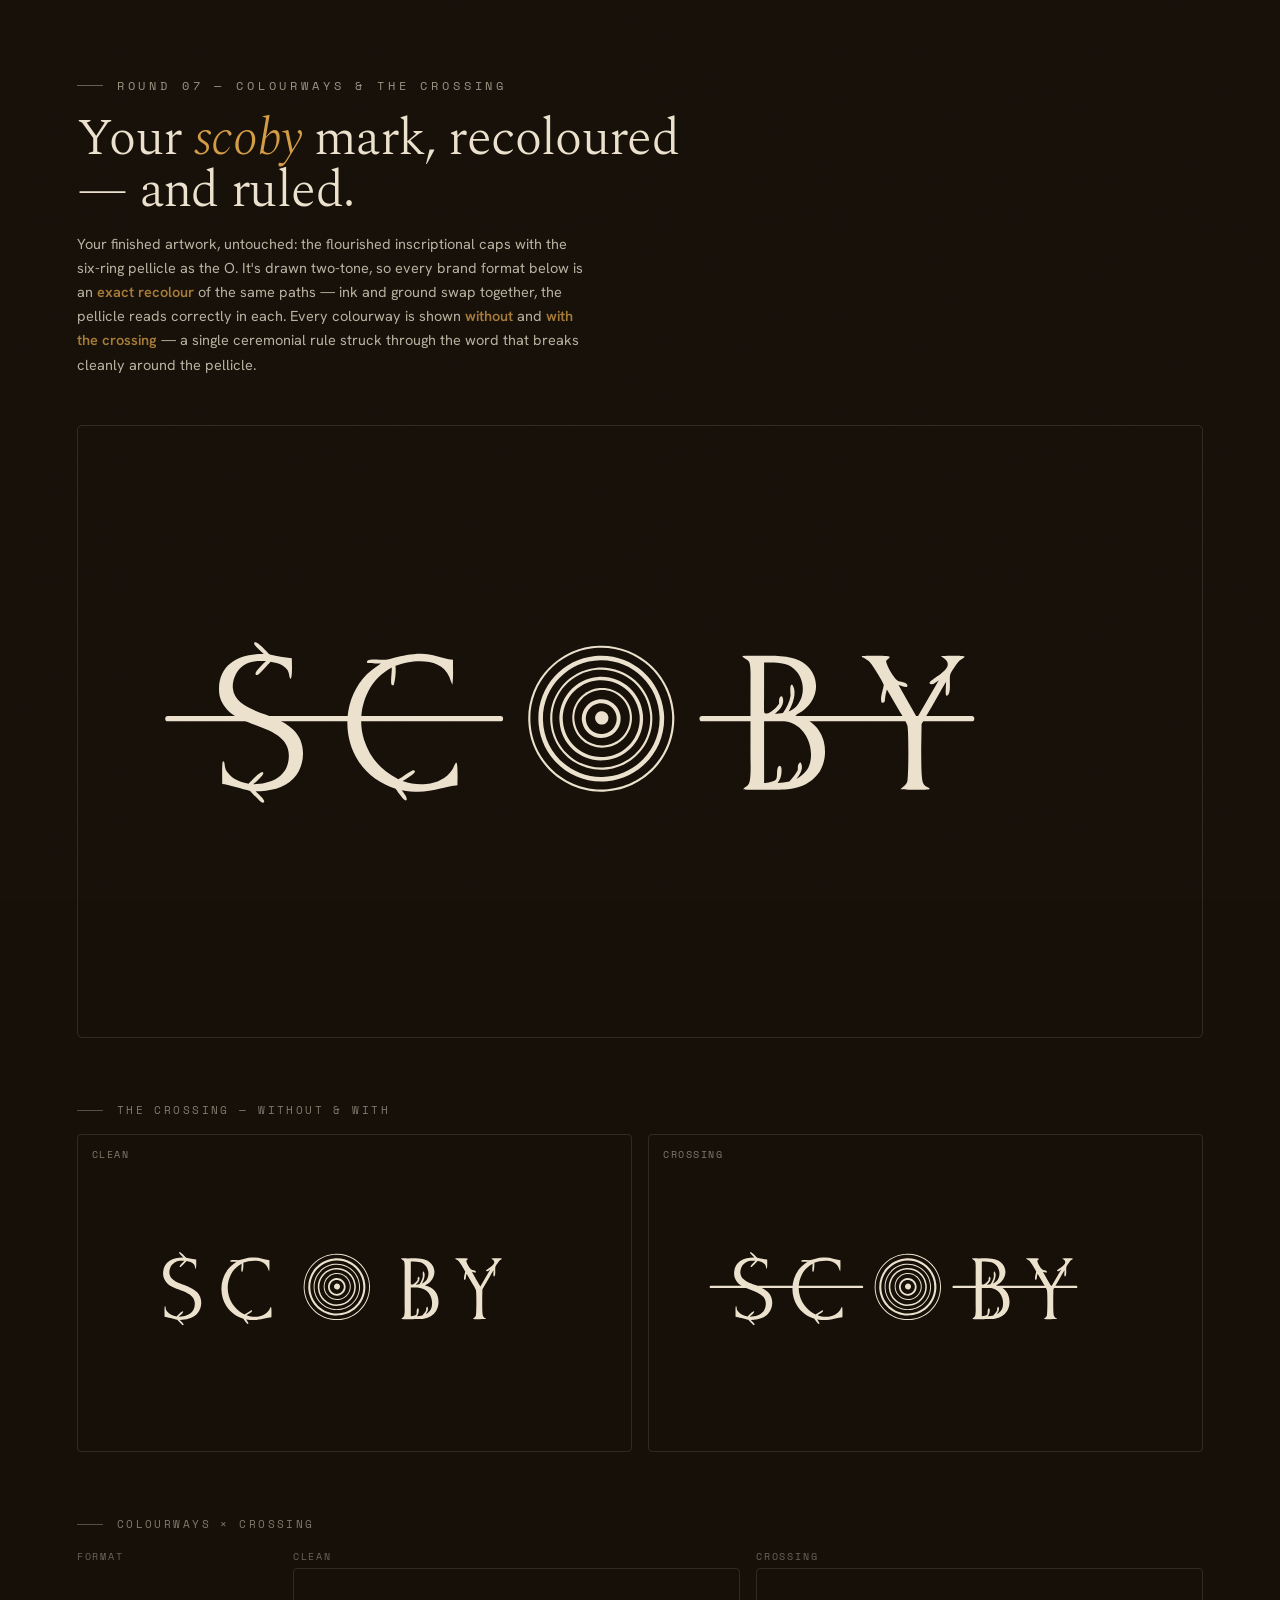
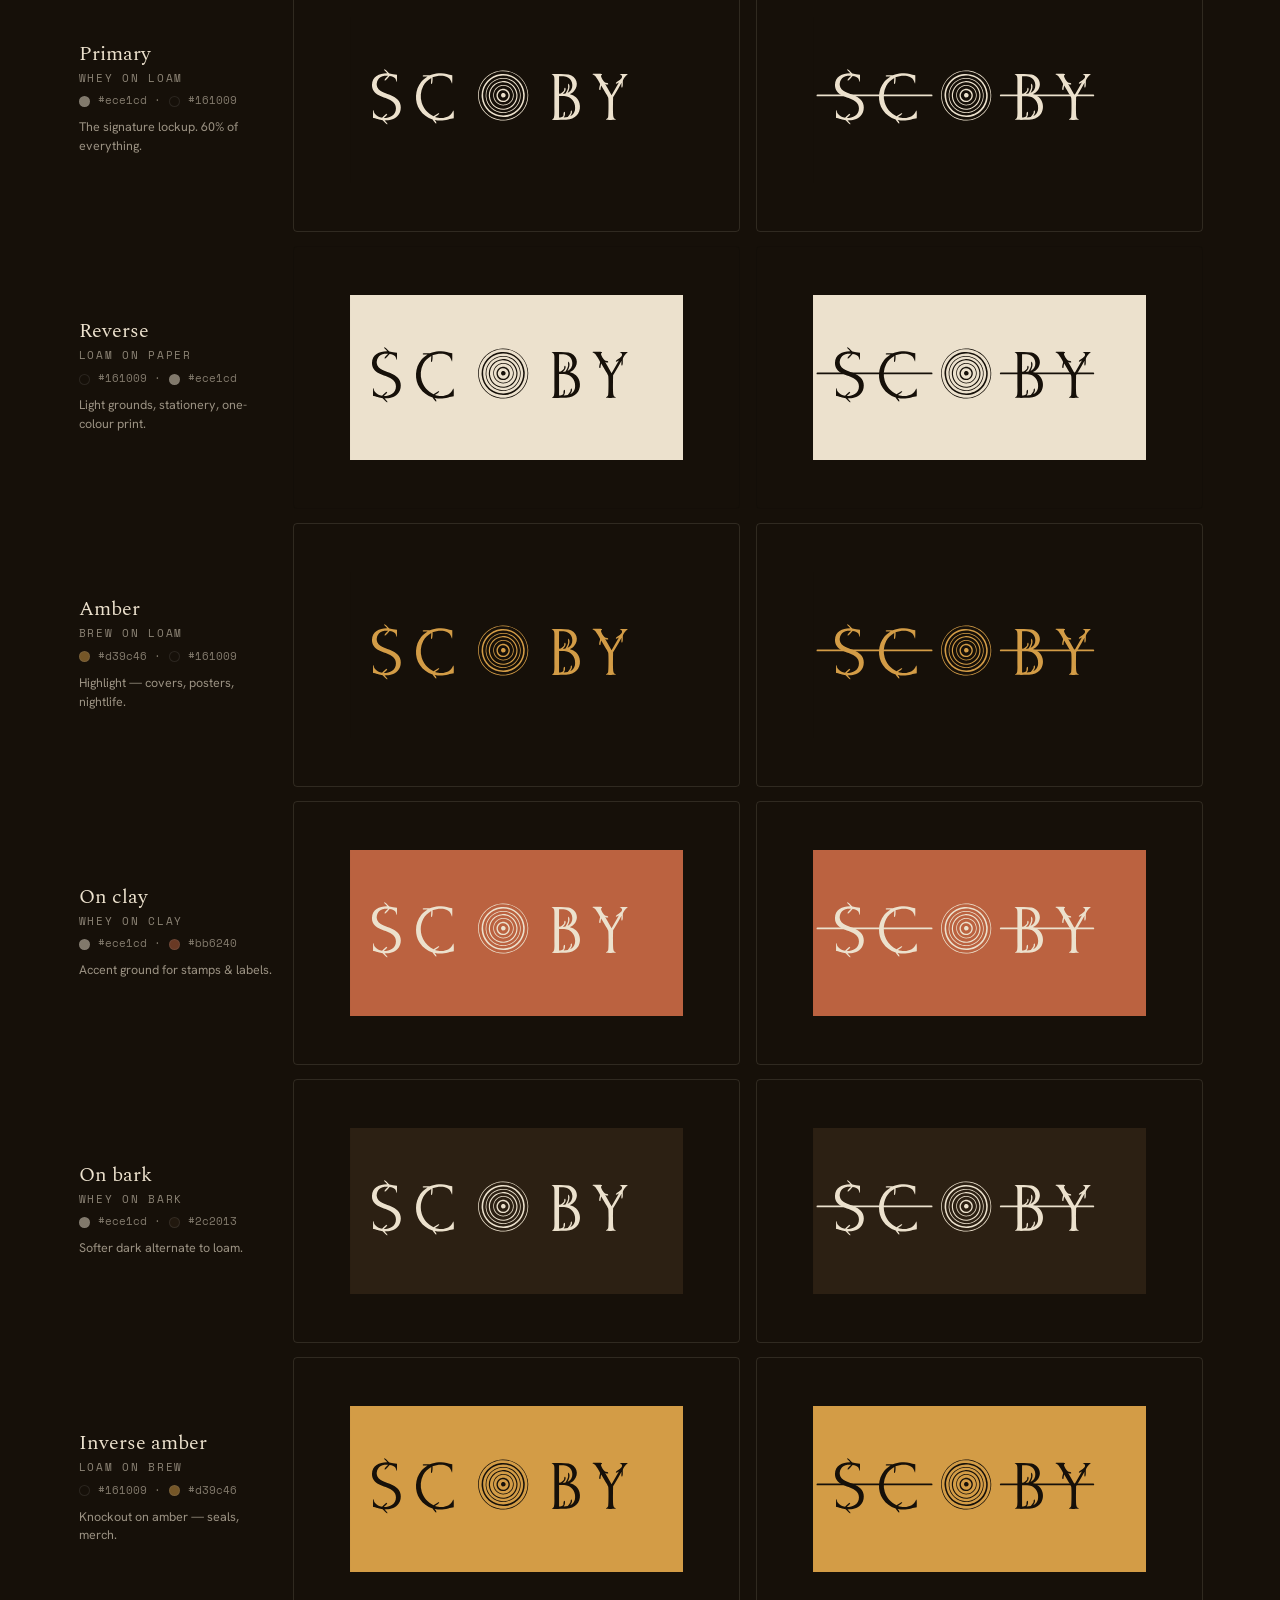
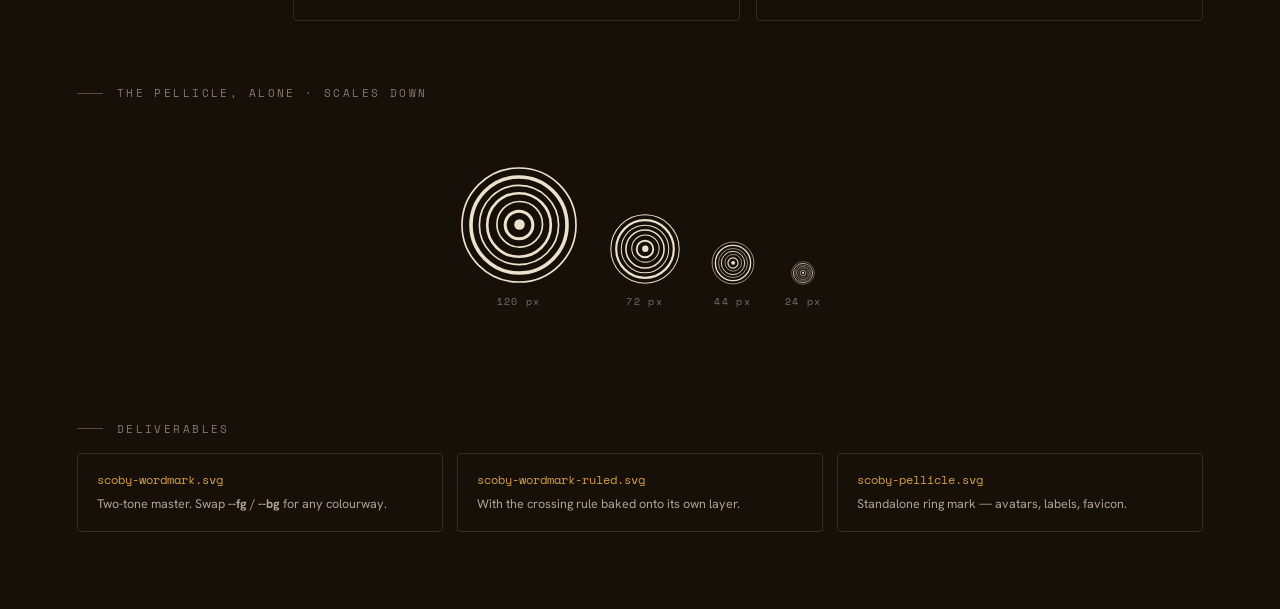
<file: scoby Logo Colourways.html>
<!DOCTYPE html>
<html lang="en">
<head>
<meta charset="UTF-8" />
<meta name="viewport" content="width=device-width, initial-scale=1.0" />
<title>scoby — logo colourways & the crossing</title>
<link rel="stylesheet" href="assets/brand.css" />
<style>
  .art { padding: clamp(46px,6vw,84px) clamp(22px,6vw,80px); }
  .wrapx { max-width: 1180px; margin: 0 auto; }
  .head { max-width: 70ch; margin-bottom: clamp(30px,4.5vw,48px); }
  .head h1 { font-family: var(--serif); font-weight: 300; font-size: clamp(30px,4vw,52px); line-height: 1.02; letter-spacing: -0.012em; }
  .head h1 em { font-style: italic; color: var(--brew); }
  .head .note { font-family: var(--sans); font-size: 14.5px; line-height: 1.66; opacity: 0.76; margin-top: 15px; max-width: 64ch; }
  .head .note b { color: var(--brew); font-weight: 600; opacity: 1; }

  .sec-label { font-family: var(--mono); font-size: 11px; letter-spacing: 0.22em; text-transform: uppercase; opacity: 0.5; margin: clamp(40px,5vw,64px) 0 16px; display: flex; align-items: center; gap: 14px; }
  .sec-label::before { content:""; width: 26px; height: 1px; background: currentColor; opacity: 0.6; }

  .logo { display: block; width: 100%; height: auto; }

  /* hero */
  .hero-stage { border: 1px solid color-mix(in oklab,var(--whey) 13%, transparent); border-radius: 5px; overflow: hidden; }
  .hero-stage .pad { padding: clamp(30px,5vw,66px) clamp(26px,6vw,86px); background: var(--bg); }

  /* tiles */
  .pair { display: grid; grid-template-columns: 1fr 1fr; gap: 16px; }
  .tile { border-radius: 4px; overflow: hidden; border: 1px solid color-mix(in oklab,var(--whey) 12%, transparent); position: relative; }
  .tile.onlight { border-color: rgba(0,0,0,0.10); }
  .tile .pad { padding: clamp(26px,4vw,48px) clamp(26px,5vw,56px); background: var(--bg); }
  .tile .tag { position: absolute; top: 12px; left: 14px; z-index: 2; font-family: var(--mono); font-size: 9.5px; letter-spacing: 0.16em; text-transform: uppercase; }

  /* colourway matrix */
  .matrix { display: grid; gap: 14px; }
  .wayrow { display: grid; grid-template-columns: 200px 1fr 1fr; gap: 16px; align-items: stretch; }
  .wayrow .meta { display: flex; flex-direction: column; justify-content: center; gap: 7px; padding: 4px 2px; }
  .wayrow .meta .nm { font-family: var(--serif); font-size: 20px; font-weight: 400; line-height: 1; }
  .wayrow .meta .sub { font-family: var(--mono); font-size: 10.5px; letter-spacing: 0.16em; text-transform: uppercase; opacity: 0.55; }
  .wayrow .meta .hex { font-family: var(--mono); font-size: 10.5px; opacity: 0.5; display: flex; align-items: center; gap: 8px; flex-wrap: wrap; }
  .wayrow .meta .hex .sw { width: 11px; height: 11px; border-radius: 50%; display: inline-block; border: 1px solid rgba(255,255,255,0.18); }
  .wayrow .meta .desc { font-family: var(--sans); font-size: 12.5px; opacity: 0.62; line-height: 1.5; margin-top: 2px; }

  .colhead { display: grid; grid-template-columns: 200px 1fr 1fr; gap: 16px; margin-bottom: 4px; }
  .colhead span { font-family: var(--mono); font-size: 10px; letter-spacing: 0.18em; text-transform: uppercase; opacity: 0.4; }
  .colhead span:first-child { grid-column: 1; }

  /* small sizes / mark */
  .sizes { display: flex; align-items: flex-end; gap: 30px; flex-wrap: wrap; }
  .sizes .cell { display: flex; flex-direction: column; align-items: center; gap: 9px; }
  .sizes .lab { font-family: var(--mono); font-size: 9.5px; letter-spacing: 0.14em; opacity: 0.45; }

  .files { display: grid; grid-template-columns: repeat(3,1fr); gap: 14px; }
  .file { border: 1px solid color-mix(in oklab,var(--whey) 14%, transparent); border-radius: 4px; padding: 17px 19px; }
  .file .fn { font-family: var(--mono); font-size: 12px; color: var(--brew); }
  .file .fd { font-family: var(--sans); font-size: 12.5px; opacity: 0.7; margin-top: 6px; line-height: 1.5; }

  @media (max-width: 820px){
    .wayrow, .colhead { grid-template-columns: 1fr; }
    .colhead { display: none; }
    .pair { grid-template-columns: 1fr; }
    .files { grid-template-columns: 1fr; }
  }
</style>
</head>
<body>
<template id="mark"><svg class="logo" xmlns="http://www.w3.org/2000/svg" xmlns:xlink="http://www.w3.org/1999/xlink" version="1.1" viewBox="575.5 464.59 560 278.82"><g fill="none" fill-rule="nonzero" stroke="none" stroke-width="1" stroke-linecap="none" stroke-linejoin="none" stroke-miterlimit="10" font-family="none" font-weight="none" font-size="none"><g id="stage"><g id="layer1-1"><g id="Group-1"><g id="Group-1-1"><g id="Group-1-2"><path d="M575.5,464.59372h560v278.81256h-560z" id="Path-1" fill="var(--bg)"></path><g transform="translate(-25.5,0)"><path d="M857.23087,554.38393c23.24218,-0.6686 42.63164,17.61275 43.32617,40.84713c0.69181,23.23466 -17.57657,42.63701 -40.81875,43.35235c-23.27446,0.71645 -42.71723,-17.57723 -43.4104,-40.84467c-0.69289,-23.26772 17.62634,-42.68539 40.90296,-43.35481z" id="Path-1-1" fill="var(--fg)"></path><path d="M854.46094,555.77417c22.52031,-2.19141 42.54413,14.31156 44.68516,36.83032c2.13829,22.5185 -14.41563,42.49596 -36.94688,44.58405c-22.4577,2.08126 -42.36284,-14.40258 -44.49648,-36.84809c-2.13336,-22.44551 14.31008,-42.38198 36.7582,-44.56628z" id="Path-1-2" fill="var(--bg)"></path><path d="M854.8711,560.38825c19.95273,-1.96618 37.71796,12.62201 39.66484,32.57104c1.94413,19.94903 -12.66836,37.69272 -32.62383,39.61625c-19.92894,1.9208 -37.64605,-12.65973 -39.58854,-32.57871c-1.94249,-19.91898 12.62378,-37.64544 32.54753,-39.60859z" id="Path-1-3" fill="var(--fg)"></path><path d="M857.93634,562.84427c18.53359,-0.27444 33.7996,14.48977 34.13866,33.01797c0.33906,18.52818 -14.37735,33.83992 -32.91094,34.24282c-18.62329,0.40482 -34.03204,-14.39438 -34.37246,-33.01358c-0.34016,-18.61922 14.51735,-33.97139 33.14472,-34.24721z" id="Path-1-4" fill="var(--bg)"></path><path d="M855.07343,567.22298c16.1711,-1.85657 30.78359,9.74641 32.63204,25.9118c1.85117,16.16539 -9.76171,30.76778 -25.93554,32.61014c-16.1607,1.84126 -30.75681,-9.75925 -32.60578,-25.9148c-1.84899,-16.15527 9.74914,-30.75165 25.9093,-32.60712z" id="Path-1-5" fill="var(--fg)"></path><path d="M856.15352,568.34479c15.50937,-1.25027 29.1047,10.28244 30.39531,25.78251c1.28789,15.50007 -10.21289,29.12006 -25.71406,30.44907c-15.55859,1.33366 -29.24278,-10.21492 -30.5375,-25.77075c-1.29446,-15.55583 10.29273,-29.20617 25.85625,-30.46083z" id="Path-1-6" fill="var(--bg)"></path><path d="M856.50625,572.4335c13.29727,-1.06223 24.93204,8.86105 25.97657,22.15356c1.04453,13.29225 -8.9004,24.90972 -22.19766,25.93558c-13.27239,1.02396 -24.86668,-8.89194 -25.90901,-22.15877c-1.04235,-13.26655 8.86128,-24.87035 22.13011,-25.93039z" id="Path-1-7" fill="var(--fg)"></path><path d="M856.90819,574.33981c12.21718,-0.83754 22.8047,8.37313 23.66055,20.58376c0.85587,12.21089 -8.34258,22.80768 -20.55704,23.68158c-12.23878,0.8758 -22.86622,-8.34279 -23.72425,-20.57937c-0.85777,-12.23632 8.37976,-22.84651 20.62074,-23.68595z" id="Path-1-8" fill="var(--bg)"></path><path d="M856.30664,578.97794c9.43359,-1.44956 18.24648,5.04431 19.65195,14.47966c1.40547,9.43535 -5.13242,18.21439 -14.57695,19.57538c-9.38437,1.35169 -18.09446,-5.1307 -19.49089,-14.50372c-1.39617,-9.37302 5.04765,-18.11162 14.41589,-19.55132z" id="Path-1-9" fill="var(--fg)"></path><path d="M857.00937,580.10139c8.76094,-1.0491 16.71796,5.19876 17.7707,13.95757c1.05547,8.75909 -5.18983,16.71509 -13.95077,17.77403c-8.76913,1.06004 -16.73547,-5.18947 -17.79066,-13.95539c-1.05519,-8.76592 5.20078,-16.72628 13.97075,-17.77621z" id="Path-1-10" fill="var(--bg)"></path><path d="M856.05782,585.54452c6.0293,-1.30549 11.9793,2.51559 13.29453,8.54069c1.31796,6.02482 -2.49648,11.97772 -8.52031,13.30455c-6.04023,1.32983 -12.01183,-2.49237 -13.33171,-8.53221c-1.32016,-6.03984 2.51452,-12.00397 8.5575,-13.31303z" id="Path-1-11" fill="var(--fg)"></path><path d="M856.66484,587.7403c4.85625,-0.97884 9.57852,2.19086 10.50819,7.05478c0.93242,4.86364 -2.28319,9.55289 -7.15859,10.43633c-4.80704,0.87115 -9.41992,-2.2909 -10.33866,-7.08758c-0.91819,-4.79694 2.19843,-9.43807 6.98906,-10.40353z" id="Path-1-12" fill="var(--bg)"></path><path d="M857.46875,592.39237c2.00157,-0.67626 4.1754,0.3835 4.87266,2.37619c0.69727,1.99269 -0.33906,4.17536 -2.32695,4.89371c-1.30157,0.4718 -2.75899,0.20692 -3.81172,-0.69321c-1.05547,-0.89985 -1.54492,-2.29665 -1.28241,-3.65736c0.26251,-1.36071 1.23593,-2.47542 2.54842,-2.91933z" id="Path-1-13" fill="var(--fg)"></path></g><g transform="translate(-25.5,0)"><path d="M939.7543,560.37321c2.63866,-0.26789 5.92265,-0.12246 8.60507,-0.1118c7.01366,0.02789 13.23164,-0.43215 20.11133,1.17593c13.46406,3.14675 18.45977,17.82131 8.9004,28.0737c-2.24493,2.41063 -4.13711,3.48187 -7.05469,5.10173c2.80547,0.6779 4.80704,1.25001 7.31446,2.74002c4.51993,2.63833 7.79295,6.97988 9.08633,12.05126c1.5504,6.15685 0.81484,12.40086 -2.43086,17.86723c-3.60664,5.08887 -8.00078,7.76492 -14.10118,9.17511c-1.93319,0.43898 -3.89648,0.72983 -5.87343,0.87005c-2.41446,0.15253 -23.01795,0.398 -23.88476,-0.14214c0.25704,-1.16883 2.4418,-1.53675 3.19101,-3.32334l0.06563,-0.15772l0.0711,-0.17248c1.18399,-2.85072 0.74101,-12.29318 0.74101,-15.79773l0.0082,-25.33477l0.01913,-16.39964c0.00273,-3.48215 0.18866,-7.63453 -0.40742,-11.04206c-0.51406,-2.9226 -3.66952,-2.87478 -4.36133,-4.57335z" id="Path-1-14" fill="var(--fg)"></path><path d="M952.35157,597.36453c4.4461,-0.03171 8.59688,-0.21814 13.08125,0.72354c10.43437,2.18977 15.68984,13.74081 13.52148,23.56293c-1.01718,4.60286 -4.02227,7.31228 -7.96796,9.65676c1.87852,-2.28654 4.36406,-6.02809 2.58671,-9.37467c-0.10664,-0.20201 -0.3418,-0.16046 -0.60976,-0.20802c-1.41094,1.13602 -1.13204,2.7105 -1.16484,4.40306c-1.15664,2.42868 -3.08165,4.55202 -4.85625,6.55947c-2.22852,0.56747 -4.53359,0.75306 -6.81953,0.90695c1.77735,-2.52625 2.28594,-4.26638 2.28594,-7.36885c0,-1.22569 0.04648,-2.21902 -1.36718,-2.57574c-1.97695,1.46541 -0.61249,6.23502 -1.76094,7.79063c-1.1457,1.55534 -5.11601,1.95277 -6.9289,2.20507z" id="Path-1-15" fill="var(--bg)"></path><path d="M952.35977,564.12569c4.22188,-0.03636 7.80664,-0.19926 11.94375,0.89877c10.27578,2.72772 13.71836,16.436 6.8961,24.10061c-1.37265,1.54194 -2.92577,2.31933 -4.73866,3.23586c2.16016,-3.62428 5.11054,-10.90211 2.36251,-15.17915c-0.23516,-0.36546 -0.38554,-0.27033 -0.80937,-0.29221c-0.90782,0.99307 -0.36914,4.51704 -0.38282,6.38755c-0.49765,3.5647 -2.35157,7.05369 -4.41601,9.94295c-1.42735,0.26596 -3.19101,0.34005 -4.65937,0.44445c2.74258,-1.85356 6.14688,-5.86218 4.3039,-9.75543c-0.16953,-0.36191 -0.39922,-0.32117 -0.78749,-0.41193c-1.33984,0.82878 -1.03633,2.80945 -1.0418,4.24396c-1.13204,2.02686 -6.24531,7.43172 -8.55313,5.27529c-0.30352,-1.60291 -0.14765,-7.29805 -0.14492,-9.22869z" id="Path-1-16" fill="var(--bg)"></path></g><path d="M633.00227,552.20428c2.17902,-0.00383 6.67872,5.42592 8.71611,7.29068c4.3854,0.87662 8.24387,1.76855 12.71429,2.18594c-0.01777,1.8429 0.48289,11.15414 -0.75796,11.96625c-0.94472,-0.92282 -0.50831,-3.48652 -1.98542,-5.49315c-2.40324,-3.26538 -5.85594,-3.81263 -9.51918,-4.54328c-1.69122,1.8079 -5.73808,6.40776 -7.37242,7.60939c-0.85805,0.14623 -0.52582,0.20992 -1.25207,-0.21786l-0.09706,-0.62679c0.595,-1.90796 4.48984,-5.51257 6.05035,-7.09688c-5.91855,-0.12574 -10.68923,-0.20474 -15.15801,4.35357c-2.62801,2.6807 -4.24511,7.46863 -3.94816,11.22713c0.90972,11.51386 17.0368,13.65061 25.38239,17.94185c3.56399,1.51105 6.31422,3.26484 9.20199,5.84551c7.96606,7.11902 7.63875,20.84917 0.38554,28.37191c-5.63718,5.84659 -13.85562,7.26854 -21.82168,7.41149c1.33984,1.35798 4.76437,4.24314 5.00472,5.84412c-0.38692,0.67297 -0.13946,0.4688 -0.98219,0.71645c-0.82141,-0.09212 -1.62176,-1.08 -2.23589,-1.70048c-1.83613,-1.74013 -3.24543,-3.23068 -4.95113,-5.10528c-4.26181,-0.90423 -12.80371,-3.69808 -16.07704,-3.94383c-0.01148,-1.7833 -0.29258,-12.3328 0.32512,-13.09517l0.62864,-0.01313c0.71094,1.12263 0.01148,3.60079 2.0207,6.2424c3.2293,4.24506 7.24445,5.6167 12.18328,6.59336c1.65265,-1.56544 6.1209,-6.70899 8.04235,-6.74507c0.30542,0.27881 0.56355,0.38405 0.50559,0.7241c-0.27836,1.6357 -4.50106,5.19001 -5.76106,6.3676c10.38352,-0.08393 20.49141,-4.55859 20.4761,-16.54479c-0.0216,-16.99089 -26.41296,-16.11919 -35.42218,-26.29613c-3.32063,-3.75084 -4.99078,-7.30488 -4.88113,-12.4129c0.29366,-14.84704 12.81329,-20.15076 25.77641,-19.87879c-1.6696,-1.78058 -3.75101,-3.42175 -5.27352,-5.33434c-0.40934,-0.51415 -0.10636,-1.05238 0.08258,-1.64389z" id="Path-1-17" fill="var(--fg)"></path><path d="M724.6804,559.28311c9.87192,-1.21421 14.52472,2.33164 22.72866,3.22275c-0.06507,3.49993 0.2934,11.23423 -0.40824,14.41188c-0.69016,-1.51461 -1.08389,-3.03195 -1.70133,-4.5195c-4.84913,-11.68552 -21.6516,-9.98094 -31.07808,-6.42772c0.31145,3.21727 0.01694,7.56265 -0.90672,10.79934c-0.12087,0.42287 -0.54305,0.42395 -0.9111,0.49694l-0.43066,-0.32775c-0.76425,-1.70404 0.23407,-6.96894 0.08996,-9.91097c-6.08453,3.56388 -10.19923,7.28274 -13.51902,13.65416c-4.45894,8.6492 -5.34216,18.70259 -2.45984,27.99635c3.35671,10.53584 10.09559,17.75106 19.77446,22.7757c2.8123,-1.59634 5.28583,-3.66719 8.13942,-5.13096c0.51542,-0.26432 0.9368,0.04784 1.38413,0.27636l0.08477,0.56692c-0.97754,1.85465 -5.23496,4.22018 -7.1504,5.31685c4.87129,1.68245 8.55586,2.14659 13.65793,1.76226l0.28219,-0.02979c5.77829,-0.64592 11.28284,-3.09235 14.58215,-8.08802c0.95075,-1.4397 1.28517,-3.09182 2.20747,-4.24507l0.41152,0.07217c0.83343,1.71414 0.51489,10.39806 0.49958,12.88032c-2.21075,0.06315 -6.94995,1.26013 -9.24082,1.85464c-8.60972,2.23461 -14.21082,2.4396 -22.92965,1.04227c1.02319,1.32955 3.41331,4.04852 2.82296,5.65197l-0.69728,0.25885c-1.15336,-0.35153 -4.86007,-5.55519 -5.60601,-6.73222c-8.90613,-3.0038 -16.23234,-7.92949 -21.42136,-15.86882c-9.38847,-14.36486 -8.44429,-34.28738 2.48446,-47.56104c3.04472,-3.69781 6.51683,-6.25359 10.4918,-8.84546c-2.02371,0.01585 -5.5453,0.12438 -7.5764,-0.19107c-0.38035,-0.05904 -0.45637,-0.51744 -0.55836,-0.83315l0.29777,-0.56719c2.51153,-1.50175 9.00648,0.00711 11.64352,-0.67079c5.42364,-1.39434 9.36634,-2.64407 15.01254,-3.09017z" id="Path-1-18" fill="var(--fg)"></path><g transform="translate(-25.5,0)"><path d="M1008.63319,560.37567c1.96875,-0.23234 15.26875,-0.44062 16.19296,0.37067c-0.30078,1.34458 -2.3707,1.82785 -2.04805,3.00516c0.92695,3.38757 3.79805,8.21158 6.31641,10.63315c1.29336,1.24537 6.13594,0.64536 5.98007,3.3709l-0.50312,0.4256c-1.22227,0.13886 -3.28672,-0.67571 -4.66484,-1.05922c3.3496,6.18063 7.20508,12.67093 10.69961,18.8182l12.52343,-21.64377c-1.60507,0.94687 -3.93204,3.53601 -5.46329,1.7721c0.95704,-3.13419 18.39141,-9.41676 6.53789,-15.55473c1.76366,-0.2892 13.03204,-0.60191 13.90157,0.26568c-0.49493,0.89357 -2.31329,1.5198 -2.9832,2.20153c-1.40273,1.42905 -4.90546,6.42554 -5.4168,8.23318c-0.71366,2.51069 0.66172,9.19343 -1.20859,11.69017c-0.71913,0.37229 -0.42383,0.35207 -1.1211,0.18396c-0.6207,-1.03789 -0.03829,-6.02207 -0.05195,-7.88848l-2.55665,4.33882c-3.50273,6.47282 -7.86953,13.6271 -11.59101,20.0704c0.01641,6.52258 -0.74922,29.10393 0.74648,33.59446c0.73007,2.1977 1.87305,2.46749 3.79258,3.42229l0.13399,0.41576c-0.91329,0.69457 -15.11563,0.48492 -16.78086,0.18997c0.01913,-0.65001 3.26483,-2.28708 3.89375,-4.54847c0.74101,-2.67387 0.8586,-29.97809 0.0082,-32.34963c-0.9789,-2.73974 -2.92578,-5.45925 -4.40782,-7.97623l-7.38282,-12.65617c-0.5961,2.01538 -0.92695,3.66037 -1.11016,5.76022c-0.1039,1.20081 -0.0711,1.51816 -1.17305,1.88035c-0.33906,-0.08693 -0.74922,-0.11125 -0.84765,-0.37038c-0.90235,-2.36908 0.95704,-7.26718 1.32617,-9.90387c-1.25782,-3.28261 -5.68476,-10.19989 -7.87772,-12.98884c-0.71641,-0.91297 -3.3961,-2.59487 -4.54453,-2.9565c-0.12578,-0.29139 -0.23242,-0.54014 -0.31993,-0.74624z" id="Path-1-19" fill="var(--fg)"></path></g></g></g></g><path d="M882,433" id="Path-1-20" fill-opacity="0" fill="#000000"></path></g></g></g></svg></template>

<section class="art bg-loam">
  <div class="wrapx">

    <header class="head">
      <div class="eyebrow" style="margin-bottom:18px">round 07 — colourways &amp; the crossing</div>
      <h1>Your <em>scoby</em> mark, recoloured — and ruled.</h1>
      <p class="note">Your finished artwork, untouched: the flourished inscriptional caps with the six-ring pellicle as the O. It's drawn two-tone, so every brand format below is an <b>exact recolour</b> of the same paths — ink and ground swap together, the pellicle reads correctly in each. Every colourway is shown <b>without</b> and <b>with the crossing</b> — a single ceremonial rule struck through the word that breaks cleanly around the pellicle.</p>
    </header>

    <div class="hero-stage">
      <div class="pad" data-fg="#ece1cd" data-bg="#161009">
        <div class="markslot" data-cross="1"></div>
      </div>
    </div>

    <div class="sec-label">the crossing — without &amp; with</div>
    <div class="pair">
      <div class="tile"><span class="tag" style="color:var(--whey);opacity:0.5">clean</span><div class="pad" data-fg="#ece1cd" data-bg="#161009"><div class="markslot" data-cross="0"></div></div></div>
      <div class="tile"><span class="tag" style="color:var(--whey);opacity:0.5">crossing</span><div class="pad" data-fg="#ece1cd" data-bg="#161009"><div class="markslot" data-cross="1"></div></div></div>
    </div>

    <div class="sec-label">colourways &times; crossing</div>
    <div class="colhead"><span>format</span><span>clean</span><span>crossing</span></div>
    <div class="matrix" id="matrix"></div>

    <div class="sec-label">the pellicle, alone &middot; scales down</div>
    <div class="tile" style="border:none">
      <div class="pad" data-fg="#ece1cd" data-bg="#161009" style="display:flex;justify-content:center">
        <div class="sizes" id="sizes"></div>
      </div>
    </div>

    <div class="sec-label">deliverables</div>
    <div class="files">
      <div class="file"><div class="fn">scoby-wordmark.svg</div><div class="fd">Two-tone master. Swap <b>--fg</b> / <b>--bg</b> for any colourway.</div></div>
      <div class="file"><div class="fn">scoby-wordmark-ruled.svg</div><div class="fd">With the crossing rule baked onto its own layer.</div></div>
      <div class="file"><div class="fn">scoby-pellicle.svg</div><div class="fd">Standalone ring mark — avatars, labels, favicon.</div></div>
    </div>

  </div>
</section>

<script>
(function(){
  var NS = 'http://www.w3.org/2000/svg';
  var tpl = document.getElementById('mark');
  var LETTERS = ['Path-1-14','Path-1-17','Path-1-18','Path-1-19'];

  function makeMark(){ return tpl.content.firstElementChild.cloneNode(true); }

  function addCrossing(svg){
    if(svg.dataset.crossed) return true;
    var disc = svg.querySelector('[id="Path-1-1"]'); if(!disc) return false;
    var db = disc.getBBox();
    if(!db || db.width < 1) return false;          // not laid out yet — retry later
    var minX=1e9,maxX=-1e9;
    for(var i=0;i<LETTERS.length;i++){
      var el = svg.querySelector('[id="'+LETTERS[i]+'"]'); if(!el) continue;
      var b = el.getBBox(); minX=Math.min(minX,b.x); maxX=Math.max(maxX,b.x+b.width);
    }
    var cx = db.x+db.width/2, cy = db.y+db.height/2, r = db.width/2;
    var gap = r + 16;
    var g = document.createElementNS(NS,'g');
    g.setAttribute('transform','translate(-25.5,0)');
    function seg(x1,x2){
      var l = document.createElementNS(NS,'line');
      l.setAttribute('x1',x1); l.setAttribute('y1',cy);
      l.setAttribute('x2',x2); l.setAttribute('y2',cy);
      l.setAttribute('stroke','var(--fg)');
      l.setAttribute('stroke-width','3'); l.setAttribute('stroke-linecap','round');
      g.appendChild(l);
    }
    seg(minX-4, cx-gap); seg(cx+gap, maxX+4);
    var stage = svg.querySelector('[id="stage"]') || svg;
    stage.appendChild(g);
    svg.dataset.crossed = '1';
    return true;
  }

  function fill(slot){
    var pad = slot.closest('.pad') || slot.parentNode;
    var fg = pad.getAttribute('data-fg'), bg = pad.getAttribute('data-bg');
    var svg = makeMark();
    svg.style.setProperty('--fg', fg);
    svg.style.setProperty('--bg', bg);
    slot.appendChild(svg);
    return svg;
  }

  var WAYS = [
    {fg:'#ece1cd', bg:'#161009', nm:'Primary',      sub:'whey on loam',  desc:'The signature lockup. 60% of everything.'},
    {fg:'#161009', bg:'#ece1cd', nm:'Reverse',      sub:'loam on paper', desc:'Light grounds, stationery, one-colour print.'},
    {fg:'#d39c46', bg:'#161009', nm:'Amber',        sub:'brew on loam',  desc:'Highlight — covers, posters, nightlife.'},
    {fg:'#ece1cd', bg:'#bb6240', nm:'On clay',      sub:'whey on clay',  desc:'Accent ground for stamps & labels.'},
    {fg:'#ece1cd', bg:'#2c2013', nm:'On bark',      sub:'whey on bark',  desc:'Softer dark alternate to loam.'},
    {fg:'#161009', bg:'#d39c46', nm:'Inverse amber',sub:'loam on brew',  desc:'Knockout on amber — seals, merch.'}
  ];

  var matrix = document.getElementById('matrix');
  WAYS.forEach(function(w){
    var light = (w.bg.toLowerCase()==='#ece1cd');
    var row = document.createElement('div'); row.className='wayrow';
    row.innerHTML =
      '<div class="meta">'
      + '<div class="nm">'+w.nm+'</div>'
      + '<div class="sub">'+w.sub+'</div>'
      + '<div class="hex"><span class="sw" style="background:'+w.fg+'"></span>'+w.fg+' &middot; <span class="sw" style="background:'+w.bg+'"></span>'+w.bg+'</div>'
      + '<div class="desc">'+w.desc+'</div>'
      + '</div>'
      + '<div class="tile'+(light?' onlight':'')+'"><div class="pad" data-fg="'+w.fg+'" data-bg="'+w.bg+'"><div class="markslot" data-cross="0"></div></div></div>'
      + '<div class="tile'+(light?' onlight':'')+'"><div class="pad" data-fg="'+w.fg+'" data-bg="'+w.bg+'"><div class="markslot" data-cross="1"></div></div></div>';
    matrix.appendChild(row);
  });

  // standalone pellicle at sizes — clone full mark but show only via small widths? we want just the disc.
  var SIZES = [120, 72, 44, 24];
  var sizes = document.getElementById('sizes');
  SIZES.forEach(function(px){
    var cell = document.createElement('div'); cell.className='cell';
    var holder = document.createElement('div');
    holder.style.width = px+'px'; holder.style.height = px+'px';
    var s = makeDisc('#ece1cd','#161009');
    s.style.width='100%'; s.style.height='100%'; s.style.display='block';
    holder.appendChild(s);
    var lab = document.createElement('div'); lab.className='lab'; lab.textContent = px+' px';
    cell.appendChild(holder); cell.appendChild(lab);
    sizes.appendChild(cell);
  });

  function makeDisc(fg,bg){
    // build a clean stand-alone pellicle (matches brand disc-mono), transparent bg
    var s = document.createElementNS(NS,'svg');
    s.setAttribute('viewBox','0 0 100 100');
    var rings=[[47.5,1.4,50,50],[40,3,50,50],[33,1.4,50,50],[26.5,2.2,50,50],[19,1.4,50.6,49.4],[11.5,2.6,50,50]];
    rings.forEach(function(r){
      var c=document.createElementNS(NS,'circle');
      c.setAttribute('cx',r[2]); c.setAttribute('cy',r[3]); c.setAttribute('r',r[0]);
      c.setAttribute('fill','none'); c.setAttribute('stroke',fg); c.setAttribute('stroke-width',r[1]);
      s.appendChild(c);
    });
    var nuc=document.createElementNS(NS,'circle');
    nuc.setAttribute('cx',50.4); nuc.setAttribute('cy',49.6); nuc.setAttribute('r',4.4); nuc.setAttribute('fill',fg);
    s.appendChild(nuc);
    return s;
  }

  var pending = [];
  function build(){
    document.querySelectorAll('.markslot').forEach(function(slot){
      if(slot.dataset.done) return; slot.dataset.done='1';
      var svg = fill(slot);
      if(slot.getAttribute('data-cross')==='1') pending.push(svg);
    });
    applyCrossings();
  }
  function applyCrossings(){
    pending = pending.filter(function(svg){
      try { return !addCrossing(svg); } catch(e){ return true; }   // keep if not yet drawn
    });
    if(pending.length) setTimeout(applyCrossings, 120);            // retry until laid out
  }
  build();
  if(document.fonts && document.fonts.ready) document.fonts.ready.then(build);
  window.addEventListener('load', build);
  setTimeout(build, 250); setTimeout(build, 700);
})();
</script>
</body>
</html>
</file>
<file: assets/brand.css>
/* ============================================================
   scoby — brand identity board (presentation layer)
   Foundation lives in brand-tokens.css — imported below.
   ============================================================ */

@import url('./brand-tokens.css');

/* ============================================================
   HERO
   ============================================================ */
.hero {
  min-height: 100vh;
  display: grid;
  grid-template-rows: auto 1fr auto;
  padding: clamp(28px, 4vw, 52px) clamp(24px, 6vw, 88px);
  position: relative;
  overflow: hidden;
}
.hero-top {
  display: flex;
  justify-content: space-between;
  align-items: center;
  font-family: var(--mono);
  font-size: 12px;
  letter-spacing: 0.22em;
  text-transform: uppercase;
  opacity: 0.6;
}
.hero-center {
  display: flex;
  flex-direction: column;
  align-items: center;
  justify-content: center;
  text-align: center;
  gap: 34px;
}
.wordmark-hero {
  font-family: var(--serif);
  font-weight: 300;
  font-size: clamp(88px, 20vw, 300px);
  letter-spacing: -0.02em;
  line-height: 0.8;
  display: flex;
  align-items: center;
  justify-content: center;
  color: var(--whey);
}
.wordmark-hero .o-disc {
  width: clamp(70px, 16vw, 240px);
  height: clamp(70px, 16vw, 240px);
  margin: 0 clamp(2px, 0.4vw, 8px);
}
.hero-tag {
  font-family: var(--mono);
  font-size: clamp(11px, 1.3vw, 14px);
  letter-spacing: 0.42em;
  text-transform: uppercase;
  opacity: 0.7;
}
.hero-bottom {
  display: flex;
  justify-content: space-between;
  align-items: flex-end;
  gap: 24px;
  font-family: var(--mono);
  font-size: 11.5px;
  letter-spacing: 0.16em;
  text-transform: uppercase;
  opacity: 0.5;
}
.hero-bottom .scroll { display: flex; align-items: center; gap: 10px; }

/* ============================================================
   CONCEPT
   ============================================================ */
.concept-grid {
  display: grid;
  grid-template-columns: 1fr 1fr;
  gap: clamp(40px, 7vw, 110px);
  align-items: center;
}
.concept-grid .big {
  font-family: var(--serif);
  font-weight: 300;
  font-size: clamp(28px, 3.6vw, 46px);
  line-height: 1.18;
  letter-spacing: -0.01em;
}
.concept-grid .big em { font-style: italic; color: var(--brew); }
.concept-mark { display: flex; justify-content: center; }

/* ============================================================
   LOGO EXPLORATION
   ============================================================ */
.section-head {
  display: flex;
  justify-content: space-between;
  align-items: baseline;
  gap: 24px;
  margin-bottom: clamp(36px, 5vw, 64px);
  flex-wrap: wrap;
}
.section-head h2 { font-size: clamp(28px, 3.6vw, 46px); font-weight: 300; }

.logo-options {
  display: grid;
  grid-template-columns: repeat(3, 1fr);
  gap: 22px;
}
.logo-card {
  border: 1px solid color-mix(in oklab, var(--whey) 16%, transparent);
  background: color-mix(in oklab, var(--whey) 3%, transparent);
  border-radius: 3px;
  display: flex;
  flex-direction: column;
}
.logo-card.on-paper { background: var(--paper); color: var(--ink); border-color: rgba(0,0,0,0.1); }
.logo-card .stage {
  flex: 1;
  min-height: 230px;
  display: flex;
  align-items: center;
  justify-content: center;
  padding: 40px 28px;
}
.logo-card .meta {
  border-top: 1px solid color-mix(in oklab, currentColor 14%, transparent);
  padding: 16px 20px;
}
.logo-card .meta .tag {
  font-family: var(--mono);
  font-size: 10.5px;
  letter-spacing: 0.2em;
  text-transform: uppercase;
  opacity: 0.55;
}
.logo-card .meta .name { font-family: var(--serif); font-size: 17px; margin-top: 4px; }
.logo-card .meta .desc { font-size: 12.5px; opacity: 0.6; margin-top: 6px; line-height: 1.5; }

.rec-badge {
  display: inline-flex;
  align-items: center;
  gap: 7px;
  font-family: var(--mono);
  font-size: 10px;
  letter-spacing: 0.2em;
  text-transform: uppercase;
  color: var(--brew);
  margin-top: 8px;
}
.rec-badge::before { content:""; width: 6px; height: 6px; border-radius: 50%; background: var(--brew); }

/* wordmark renditions */
.wm {
  font-family: var(--serif);
  font-weight: 300;
  letter-spacing: -0.015em;
  display: inline-flex;
  align-items: center;
  line-height: 0.8;
}
.wm.lg { font-size: 64px; }
.wm.md { font-size: 46px; }
.wm .o-disc { width: 0.78em; height: 0.78em; margin: 0 0.01em; }

.wm-sans {
  font-family: var(--sans);
  font-weight: 600;
  letter-spacing: 0.02em;
  font-size: 40px;
}

.monogram-seal {
  width: 150px; height: 150px;
  display: flex; align-items: center; justify-content: center;
  position: relative;
}

/* construction / clearspace row */
.construct {
  display: grid;
  grid-template-columns: 1.1fr 0.9fr;
  gap: clamp(32px, 5vw, 72px);
  align-items: center;
  margin-top: clamp(48px, 6vw, 80px);
}
.construct .frame {
  border: 1px solid color-mix(in oklab, var(--whey) 16%, transparent);
  border-radius: 3px;
  padding: 44px;
  display: flex;
  align-items: center;
  justify-content: center;
  background: color-mix(in oklab, var(--whey) 3%, transparent);
}
.spec-list { list-style: none; display: grid; gap: 18px; }
.spec-list li { display: grid; grid-template-columns: 18px 1fr; gap: 14px; align-items: start; }
.spec-list .n { font-family: var(--mono); font-size: 11px; opacity: 0.5; padding-top: 3px; }
.spec-list .t { font-size: 14px; line-height: 1.55; opacity: 0.85; }
.spec-list .t b { font-family: var(--serif); font-weight: 500; opacity: 1; }

/* ============================================================
   COLOR
   ============================================================ */
.swatches {
  display: grid;
  grid-template-columns: repeat(4, 1fr);
  gap: 14px;
}
.swatch {
  border-radius: 3px;
  overflow: hidden;
  border: 1px solid rgba(0,0,0,0.08);
  display: flex;
  flex-direction: column;
}
.swatch .chip { height: 150px; }
.swatch .info { padding: 14px 15px 16px; background: var(--paper); color: var(--ink); }
.swatch .info .nm { font-family: var(--serif); font-size: 18px; }
.swatch .info .role { font-size: 11.5px; opacity: 0.55; margin-top: 1px; }
.swatch .info .hex {
  font-family: var(--mono);
  font-size: 11.5px;
  letter-spacing: 0.04em;
  margin-top: 11px;
  text-transform: uppercase;
}
.swatch .info .ok { font-family: var(--mono); font-size: 10px; opacity: 0.5; margin-top: 3px; }

.ratio-bar {
  display: flex;
  height: 60px;
  border-radius: 3px;
  overflow: hidden;
  margin-top: 26px;
  border: 1px solid rgba(255,255,255,0.08);
}
.ratio-bar > div { display: flex; align-items: flex-end; padding: 8px 12px; }
.ratio-bar .lab { font-family: var(--mono); font-size: 10px; letter-spacing: 0.12em; text-transform: uppercase; opacity: 0.7; }

/* ============================================================
   TYPE
   ============================================================ */
.type-grid { display: grid; grid-template-columns: 1fr 1fr; gap: clamp(36px, 5vw, 72px); }
.type-spec { border-top: 1px solid color-mix(in oklab, var(--whey) 18%, transparent); padding-top: 20px; margin-top: 26px; }
.type-spec:first-of-type { margin-top: 0; }
.type-spec .role { font-family: var(--mono); font-size: 11px; letter-spacing: 0.18em; text-transform: uppercase; opacity: 0.5; }
.type-spec .name { font-size: 13px; opacity: 0.6; margin-top: 2px; font-family: var(--sans); }
.type-spec .specimen { margin-top: 16px; }
.aa-serif { font-family: var(--serif); font-weight: 300; font-size: clamp(48px, 7vw, 92px); line-height: 0.95; letter-spacing: -0.01em; }
.aa-sans { font-family: var(--sans); font-weight: 600; font-size: clamp(40px, 6vw, 76px); line-height: 1; }
.aa-mono { font-family: var(--mono); font-size: clamp(26px, 4vw, 44px); letter-spacing: 0.02em; }
.glyphline { font-family: inherit; opacity: 0.5; font-size: 15px; margin-top: 12px; letter-spacing: 0.02em; word-spacing: 2px; }

.scale-demo { display: grid; gap: 4px; }
.scale-demo > * { font-family: var(--serif); font-weight: 300; line-height: 1.1; }

/* ============================================================
   MOTIF
   ============================================================ */
.motif-grid { display: grid; grid-template-columns: repeat(3, 1fr); gap: 18px; }
.motif-tile {
  aspect-ratio: 1;
  border-radius: 3px;
  display: flex; align-items: center; justify-content: center;
  overflow: hidden;
  position: relative;
}
.motif-tile .cap {
  position: absolute; left: 14px; bottom: 12px;
  font-family: var(--mono); font-size: 10px; letter-spacing: 0.16em; text-transform: uppercase; opacity: 0.7;
}

/* ============================================================
   APPLICATIONS
   ============================================================ */
.apps { display: grid; grid-template-columns: repeat(12, 1fr); gap: 22px; }
.app { border-radius: 4px; overflow: hidden; position: relative; }
.app .cap {
  font-family: var(--mono); font-size: 10.5px; letter-spacing: 0.16em; text-transform: uppercase;
  opacity: 0.55; margin-top: 12px; display: block;
}
.col-4 { grid-column: span 4; }
.col-5 { grid-column: span 5; }
.col-6 { grid-column: span 6; }
.col-7 { grid-column: span 7; }
.col-8 { grid-column: span 8; }
.col-12 { grid-column: span 12; }

/* placeholder photography */
.ph {
  position: relative;
  background:
    repeating-linear-gradient(135deg, rgba(0,0,0,0.16) 0 2px, transparent 2px 11px),
    var(--bark);
  display: flex; align-items: center; justify-content: center;
}
.ph .ph-lab {
  font-family: var(--mono); font-size: 10.5px; letter-spacing: 0.14em; text-transform: uppercase;
  color: var(--whey); opacity: 0.62; text-align: center; padding: 14px; line-height: 1.6;
}

/* spotify avatar */
.spotify-card {
  background: #121212; border-radius: 4px; padding: 26px; display: flex; gap: 22px; align-items: center;
}
.avatar {
  width: 132px; height: 132px; border-radius: 50%; flex-shrink: 0;
  display: flex; align-items: center; justify-content: center;
  overflow: hidden;
}
.spotify-card .sp-meta .verif { display: flex; align-items: center; gap: 7px; font-family: var(--sans); font-size: 12px; color: #fff; opacity: 0.85; }
.spotify-card .sp-meta .verif svg { width: 16px; height: 16px; }
.spotify-card .sp-meta .nm { font-family: var(--sans); font-weight: 800; font-size: 40px; color: #fff; letter-spacing: -0.01em; margin: 4px 0 6px; }
.spotify-card .sp-meta .listeners { font-family: var(--sans); font-size: 13px; color: #b3b3b3; }

/* cover art */
.cover { aspect-ratio: 1; position: relative; overflow: hidden; display: flex; flex-direction: column; justify-content: space-between; }
.cover .c-pad { padding: 26px; display: flex; flex-direction: column; justify-content: space-between; height: 100%; }
.cover .c-top { display: flex; justify-content: space-between; align-items: flex-start; font-family: var(--mono); font-size: 11px; letter-spacing: 0.18em; text-transform: uppercase; opacity: 0.8; }
.cover .c-title { font-family: var(--serif); font-weight: 300; font-size: clamp(30px, 5vw, 52px); line-height: 0.98; letter-spacing: -0.01em; }

/* vinyl */
.vinyl-wrap { display: flex; align-items: center; justify-content: center; padding: 30px; background: var(--bark); aspect-ratio: 16/10; border-radius: 4px; }
.vinyl { width: 280px; height: 280px; position: relative; max-width: 80%; aspect-ratio: 1; }

/* tee */
.tee { background: var(--bark); aspect-ratio: 4/5; display: flex; align-items: center; justify-content: center; border-radius: 4px; position: relative; }
.tee .garment {
  width: 76%; aspect-ratio: 1; background: var(--loam); border-radius: 50% 50% 8px 8px / 16% 16% 8px 8px;
  display: flex; align-items: center; justify-content: center; position: relative;
  box-shadow: inset 0 0 60px rgba(0,0,0,0.4);
}

/* footer */
.footer { padding: clamp(60px, 8vw, 110px) clamp(24px, 6vw, 88px); }
.footer .f-word { font-family: var(--serif); font-weight: 300; font-size: clamp(60px, 16vw, 220px); line-height: 0.8; letter-spacing: -0.02em; display: flex; align-items: center; justify-content: center; }
.footer .f-word .o-disc { width: 0.7em; height: 0.7em; }
.footer .f-meta { display: flex; justify-content: space-between; flex-wrap: wrap; gap: 16px; margin-top: 50px; font-family: var(--mono); font-size: 11px; letter-spacing: 0.18em; text-transform: uppercase; opacity: 0.5; }

/* nav */
.tocnav {
  position: fixed; top: 50%; right: 22px; transform: translateY(-50%);
  display: flex; flex-direction: column; gap: 13px; z-index: 50;
}
.tocnav a { width: 8px; height: 8px; border-radius: 50%; background: var(--whey); opacity: 0.25; transition: opacity .2s, transform .2s; }
.tocnav a:hover { opacity: 0.9; transform: scale(1.3); }

@media (max-width: 860px) {
  .concept-grid, .type-grid, .construct { grid-template-columns: 1fr; }
  .logo-options, .motif-grid { grid-template-columns: 1fr; }
  .swatches { grid-template-columns: repeat(2, 1fr); }
  .apps { grid-template-columns: 1fr; }
  .apps > [class*="col-"] { grid-column: 1 / -1; }
  .tocnav { display: none; }
}
</file>
